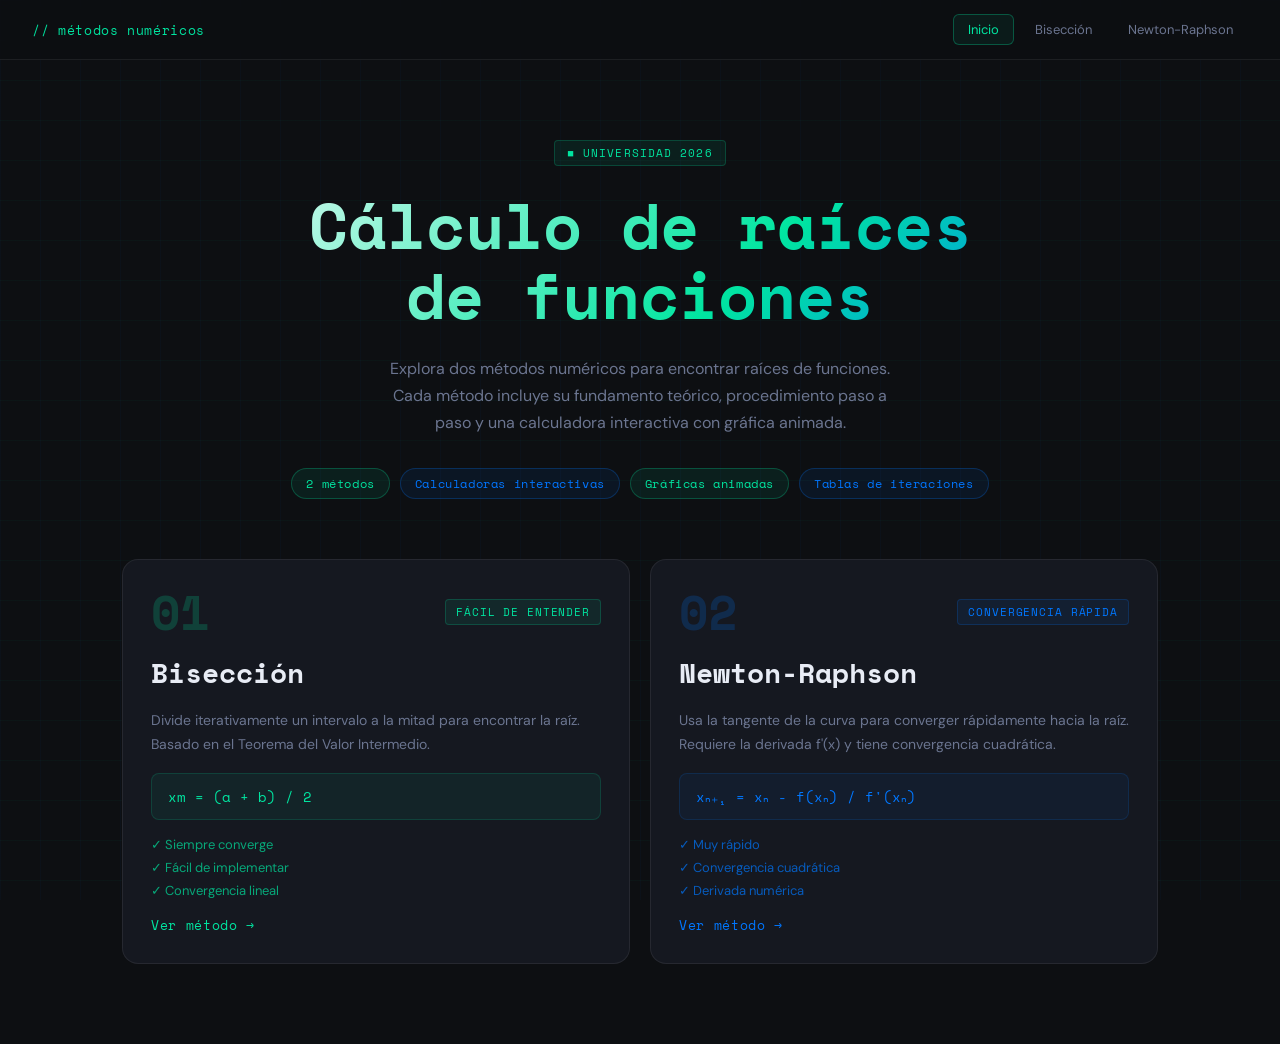
<file: index.html>
<!DOCTYPE html>
<html lang="es">
<head>
  <meta charset="UTF-8">
  <meta name="viewport" content="width=device-width, initial-scale=1.0">
  <title>Métodos Numéricos 2026</title>
  <link rel="preconnect" href="https://fonts.googleapis.com">
  <link href="https://fonts.googleapis.com/css2?family=Space+Mono:wght@400;700&family=DM+Sans:wght@300;400;500;600&display=swap" rel="stylesheet">
  <link rel="stylesheet" href="styles.css">
</head>
<body>

  <nav>
    <div class="nav-brand">// métodos numéricos</div>
    <div class="nav-links">
      <a href="index.html" class="active">Inicio</a>
      <a href="biseccion/index.html">Bisección</a>
      <a href="newton_raphson/index.html">Newton-Raphson</a>
    </div>
  </nav>

  <div class="hero">
    <div class="hero-tag">&#9632; Universidad 2026</div>
    <h1>Cálculo de raíces<br>de funciones</h1>
    <p>
      Explora dos métodos numéricos para encontrar raíces 
      de funciones. Cada método incluye su fundamento teórico, 
      procedimiento paso a paso y una calculadora interactiva 
      con gráfica animada.
    </p>
    <div class="hero-badges">
      <span class="badge badge-green">2 métodos</span>
      <span class="badge badge-blue">Calculadoras interactivas</span>
      <span class="badge badge-green">Gráficas animadas</span>
      <span class="badge badge-blue">Tablas de iteraciones</span>
    </div>
  </div>
  <div class="methods-grid">

    <a href="biseccion/index.html" class="method-card card-green">
      <div class="card-header">
        <div class="card-num">01</div>
        <div class="card-tag">Fácil de entender</div>
      </div>
      <h2>Bisección</h2>
      <p>
        Divide iterativamente un intervalo a la mitad para 
        encontrar la raíz. Basado en el Teorema del Valor 
        Intermedio.
      </p>
      <div class="card-formula">xm = (a + b) / 2</div>
      <div class="card-features">
        <span>&#10003; Siempre converge</span>
        <span>&#10003; Fácil de implementar</span>
        <span>&#10003; Convergencia lineal</span>
      </div>
      <div class="card-footer">
        Ver método &#8594;
      </div>
    </a>

    <a href="newton_raphson/index.html" class="method-card card-blue">
      <div class="card-header">
        <div class="card-num">02</div>
        <div class="card-tag">Convergencia rápida</div>
      </div>
      <h2>Newton-Raphson</h2>
      <p>
        Usa la tangente de la curva para converger rápidamente 
        hacia la raíz. Requiere la derivada f'(x) y tiene 
        convergencia cuadrática.
      </p>
      <div class="card-formula">xₙ₊₁ = xₙ - f(xₙ) / f'(xₙ)</div>
      <div class="card-features">
        <span>&#10003; Muy rápido</span>
        <span>&#10003; Convergencia cuadrática</span>
        <span>&#10003; Derivada numérica</span>
      </div>
      <div class="card-footer">
        Ver método &#8594;
      </div>
    </a>

  </div>
</body>
</html>
</file>
<file: styles.css>
:root {
  --bg: #0d0f12;
  --surface: #151820;
  --surface2: #1c2130;
  --accent: #00e5a0;
  --accent2: #0077ff;
  --text: #e8ecf5;
  --muted: #6b7590;
  --border: rgba(255,255,255,0.07);
  --mono: 'Space Mono', monospace;
  --sans: 'DM Sans', sans-serif;
}

* {
  box-sizing: border-box;
  margin: 0;
  padding: 0;
}

body {
  background: var(--bg);
  color: var(--text);
  font-family: var(--sans);
  min-height: 100vh;
  overflow-x: hidden;
}

body::before {
  content: '';
  position: fixed;
  inset: 0;
  background-image:
    linear-gradient(rgba(0,229,160,0.03) 1px, transparent 1px),
    linear-gradient(90deg, rgba(0,119,255,0.03) 1px, transparent 1px);
  background-size: 40px 40px;
  pointer-events: none;
  z-index: 0;
}

nav {
  position: sticky;
  top: 0;
  z-index: 100;
  background: rgba(13,15,18,0.85);
  backdrop-filter: blur(12px);
  border-bottom: 1px solid var(--border);
  padding: 14px 32px;
  display: flex;
  align-items: center;
  justify-content: space-between;
}

.nav-brand {
  font-family: var(--mono);
  font-size: 13px;
  color: var(--accent);
  letter-spacing: 0.05em;
}

.nav-links {
  display: flex;
  gap: 6px;
}

.nav-links a {
  font-size: 13px;
  color: var(--muted);
  text-decoration: none;
  padding: 6px 14px;
  border-radius: 6px;
  border: 1px solid transparent;
  transition: all 0.2s;
}

.nav-links a:hover {
  color: var(--text);
  border-color: var(--border);
}

.nav-links a.active {
  color: var(--accent);
  border-color: rgba(0,229,160,0.3);
  background: rgba(0,229,160,0.06);
}

@media (max-width: 768px) {
  nav { padding: 14px 16px; }
}

.hero {
  position: relative;
  z-index: 1;
  padding: 80px 32px 60px;
  max-width: 1100px;
  margin: 0 auto;
  text-align: center;
}

.hero-tag {
  display: inline-flex;
  align-items: center;
  gap: 8px;
  font-family: var(--mono);
  font-size: 11px;
  color: var(--accent);
  background: rgba(0,229,160,0.08);
  border: 1px solid rgba(0,229,160,0.2);
  padding: 4px 12px;
  border-radius: 4px;
  margin-bottom: 24px;
  letter-spacing: 0.1em;
  text-transform: uppercase;
}

.hero h1 {
  font-family: var(--mono);
  font-size: clamp(32px, 5vw, 64px);
  font-weight: 700;
  line-height: 1.1;
  background: linear-gradient(135deg, #fff 0%, var(--accent) 60%, var(--accent2) 100%);
  -webkit-background-clip: text;
  -webkit-text-fill-color: transparent;
  margin-bottom: 24px;
}

.hero p {
  font-size: 16px;
  color: var(--muted);
  max-width: 520px;
  line-height: 1.7;
  margin: 0 auto 32px;
}

.hero-badges {
  display: flex;
  gap: 10px;
  justify-content: center;
  flex-wrap: wrap;
}

.badge {
  font-family: var(--mono);
  font-size: 12px;
  padding: 6px 14px;
  border-radius: 20px;
  border: 1px solid;
  letter-spacing: 0.05em;
}

.badge-green {
  color: #00e5a0;
  background: rgba(0,229,160,0.08);
  border-color: rgba(0,229,160,0.25);
}

.badge-blue {
  color: #0077ff;
  background: rgba(0,119,255,0.08);
  border-color: rgba(0,119,255,0.25);
}

@media (max-width: 768px) {
  .hero { padding: 50px 16px 40px; }
}

.methods-grid {
  position: relative;
  z-index: 1;
  max-width: 1100px;
  margin: 0 auto;
  padding: 0 32px 80px;
  display: grid;
  grid-template-columns: 1fr 1fr;
  gap: 20px;
}

.method-card {
  text-decoration: none;
  color: var(--text);
  background: var(--surface);
  border: 1px solid var(--border);
  border-radius: 16px;
  padding: 28px;
  display: flex;
  flex-direction: column;
  gap: 16px;
  transition: all 0.25s;
  cursor: pointer;
}

.method-card:hover {
  transform: translateY(-4px);
  box-shadow: 0 20px 40px rgba(0,0,0,0.3);
}

.card-green:hover {
  border-color: rgba(0,229,160,0.4);
  box-shadow: 0 20px 40px rgba(0,229,160,0.08);
}

.card-blue:hover {
  border-color: rgba(0,119,255,0.4);
  box-shadow: 0 20px 40px rgba(0,119,255,0.08);
}

.card-header {
  display: flex;
  align-items: center;
  justify-content: space-between;
}

.card-num {
  font-family: var(--mono);
  font-size: 48px;
  font-weight: 700;
  line-height: 1;
}

.card-green .card-num { color: rgba(0,229,160,0.2); }
.card-blue .card-num  { color: rgba(0,119,255,0.2); }

.card-tag {
  font-family: var(--mono);
  font-size: 11px;
  padding: 4px 10px;
  border-radius: 4px;
  letter-spacing: 0.08em;
  text-transform: uppercase;
}

.card-green .card-tag {
  color: #00e5a0;
  background: rgba(0,229,160,0.08);
  border: 1px solid rgba(0,229,160,0.2);
}

.card-blue .card-tag {
  color: #0077ff;
  background: rgba(0,119,255,0.08);
  border: 1px solid rgba(0,119,255,0.2);
}

.method-card h2 {
  font-family: var(--mono);
  font-size: 28px;
  font-weight: 700;
}

.method-card p {
  font-size: 14px;
  color: var(--muted);
  line-height: 1.7;
}

.card-formula {
  font-family: var(--mono);
  font-size: 14px;
  padding: 12px 16px;
  border-radius: 8px;
}

.card-green .card-formula {
  color: #00e5a0;
  background: rgba(0,229,160,0.06);
  border: 1px solid rgba(0,229,160,0.15);
}

.card-blue .card-formula {
  color: #0077ff;
  background: rgba(0,119,255,0.06);
  border: 1px solid rgba(0,119,255,0.15);
}

.card-features {
  display: flex;
  flex-direction: column;
  gap: 6px;
}

.card-features span {
  font-size: 13px;
  color: var(--muted);
}

.card-green .card-features span { color: rgba(0,229,160,0.7); }
.card-blue  .card-features span { color: rgba(0,119,255,0.7); }

.card-footer {
  font-family: var(--mono);
  font-size: 13px;
  margin-top: auto;
  letter-spacing: 0.05em;
}

.card-green .card-footer { color: #00e5a0; }
.card-blue  .card-footer { color: #0077ff; }

@media (max-width: 768px) {
  .methods-grid {
    grid-template-columns: 1fr;
    padding: 0 16px 60px;
  }
}

.methods-grid {
  position: relative;
  z-index: 1;
  max-width: 1100px;
  margin: 0 auto;
  padding: 0 32px 80px;
  display: grid;
  grid-template-columns: 1fr 1fr;
  gap: 20px;
}

.method-card {
  text-decoration: none;
  color: var(--text);
  background: var(--surface);
  border: 1px solid var(--border);
  border-radius: 16px;
  padding: 28px;
  display: flex;
  flex-direction: column;
  gap: 16px;
  transition: all 0.25s;
  cursor: pointer;
}

.method-card:hover {
  transform: translateY(-4px);
  box-shadow: 0 20px 40px rgba(0,0,0,0.3);
}

.card-green:hover {
  border-color: rgba(0,229,160,0.4);
  box-shadow: 0 20px 40px rgba(0,229,160,0.08);
}

.card-blue:hover {
  border-color: rgba(0,119,255,0.4);
  box-shadow: 0 20px 40px rgba(0,119,255,0.08);
}

.card-header {
  display: flex;
  align-items: center;
  justify-content: space-between;
}

.card-num {
  font-family: var(--mono);
  font-size: 48px;
  font-weight: 700;
  line-height: 1;
}

.card-green .card-num { color: rgba(0,229,160,0.2); }
.card-blue .card-num  { color: rgba(0,119,255,0.2); }

.card-tag {
  font-family: var(--mono);
  font-size: 11px;
  padding: 4px 10px;
  border-radius: 4px;
  letter-spacing: 0.08em;
  text-transform: uppercase;
}

.card-green .card-tag {
  color: #00e5a0;
  background: rgba(0,229,160,0.08);
  border: 1px solid rgba(0,229,160,0.2);
}

.card-blue .card-tag {
  color: #0077ff;
  background: rgba(0,119,255,0.08);
  border: 1px solid rgba(0,119,255,0.2);
}

.method-card h2 {
  font-family: var(--mono);
  font-size: 28px;
  font-weight: 700;
}

.method-card p {
  font-size: 14px;
  color: var(--muted);
  line-height: 1.7;
}

.card-formula {
  font-family: var(--mono);
  font-size: 14px;
  padding: 12px 16px;
  border-radius: 8px;
}

.card-green .card-formula {
  color: #00e5a0;
  background: rgba(0,229,160,0.06);
  border: 1px solid rgba(0,229,160,0.15);
}

.card-blue .card-formula {
  color: #0077ff;
  background: rgba(0,119,255,0.06);
  border: 1px solid rgba(0,119,255,0.15);
}

.card-features {
  display: flex;
  flex-direction: column;
  gap: 6px;
}

.card-features span {
  font-size: 13px;
  color: var(--muted);
}

.card-green .card-features span { color: rgba(0,229,160,0.7); }
.card-blue  .card-features span { color: rgba(0,119,255,0.7); }

.card-footer {
  font-family: var(--mono);
  font-size: 13px;
  margin-top: auto;
  letter-spacing: 0.05em;
}

.card-green .card-footer { color: #00e5a0; }
.card-blue  .card-footer { color: #0077ff; }

@media (max-width: 768px) {
  .methods-grid {
    grid-template-columns: 1fr;
    padding: 0 16px 60px;
  }
}
</file>
